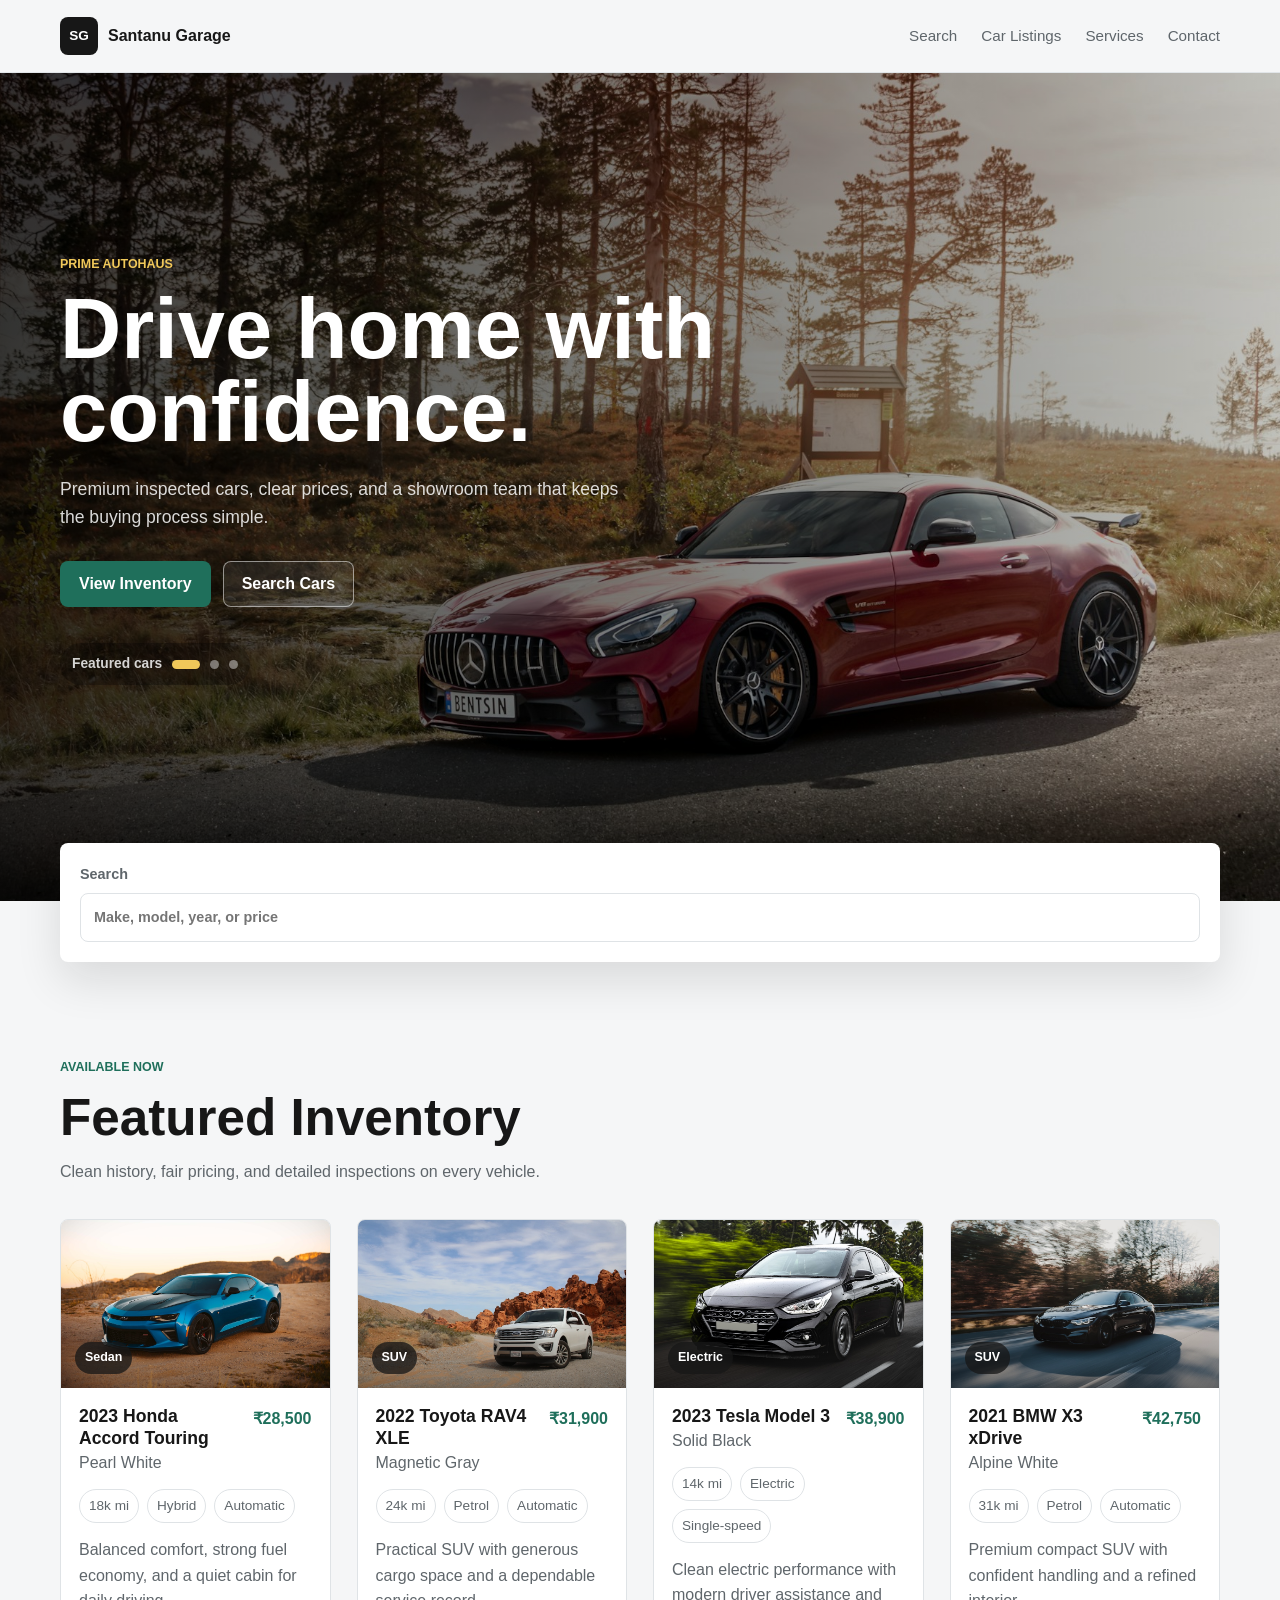
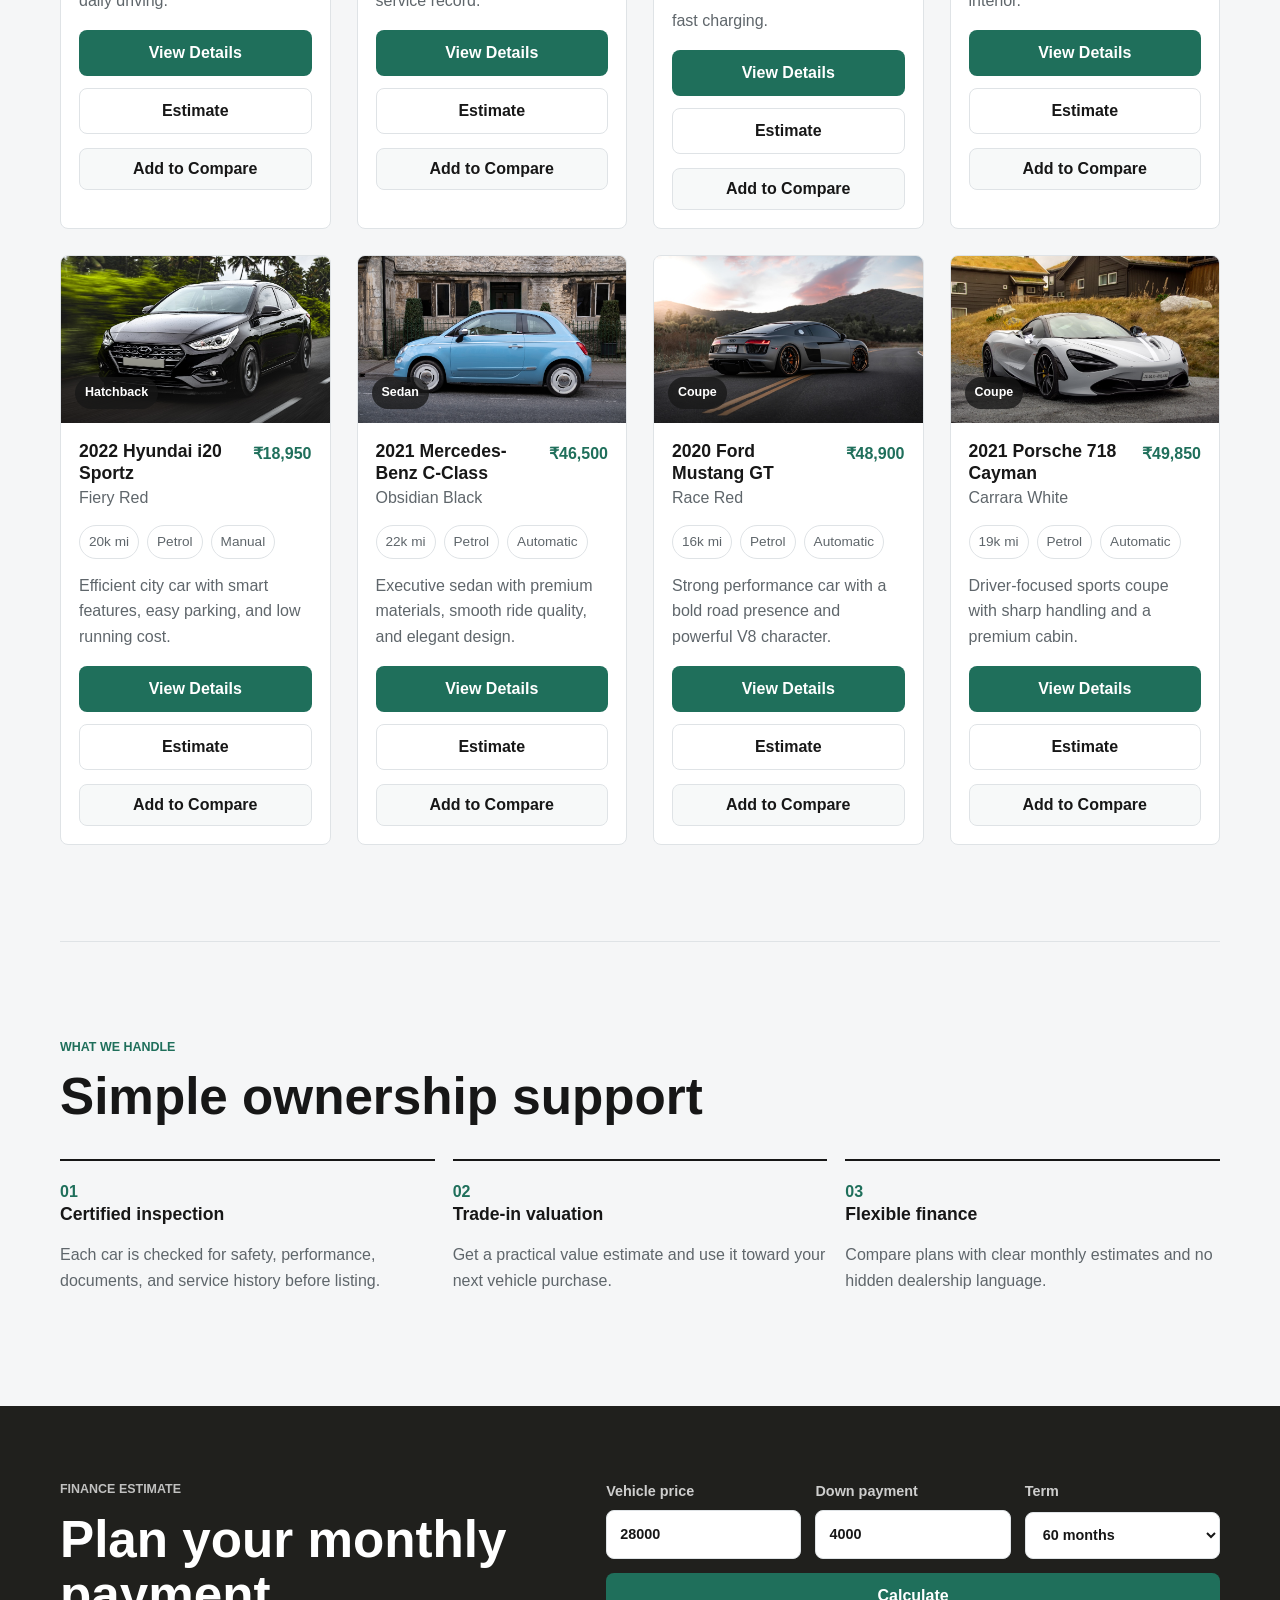
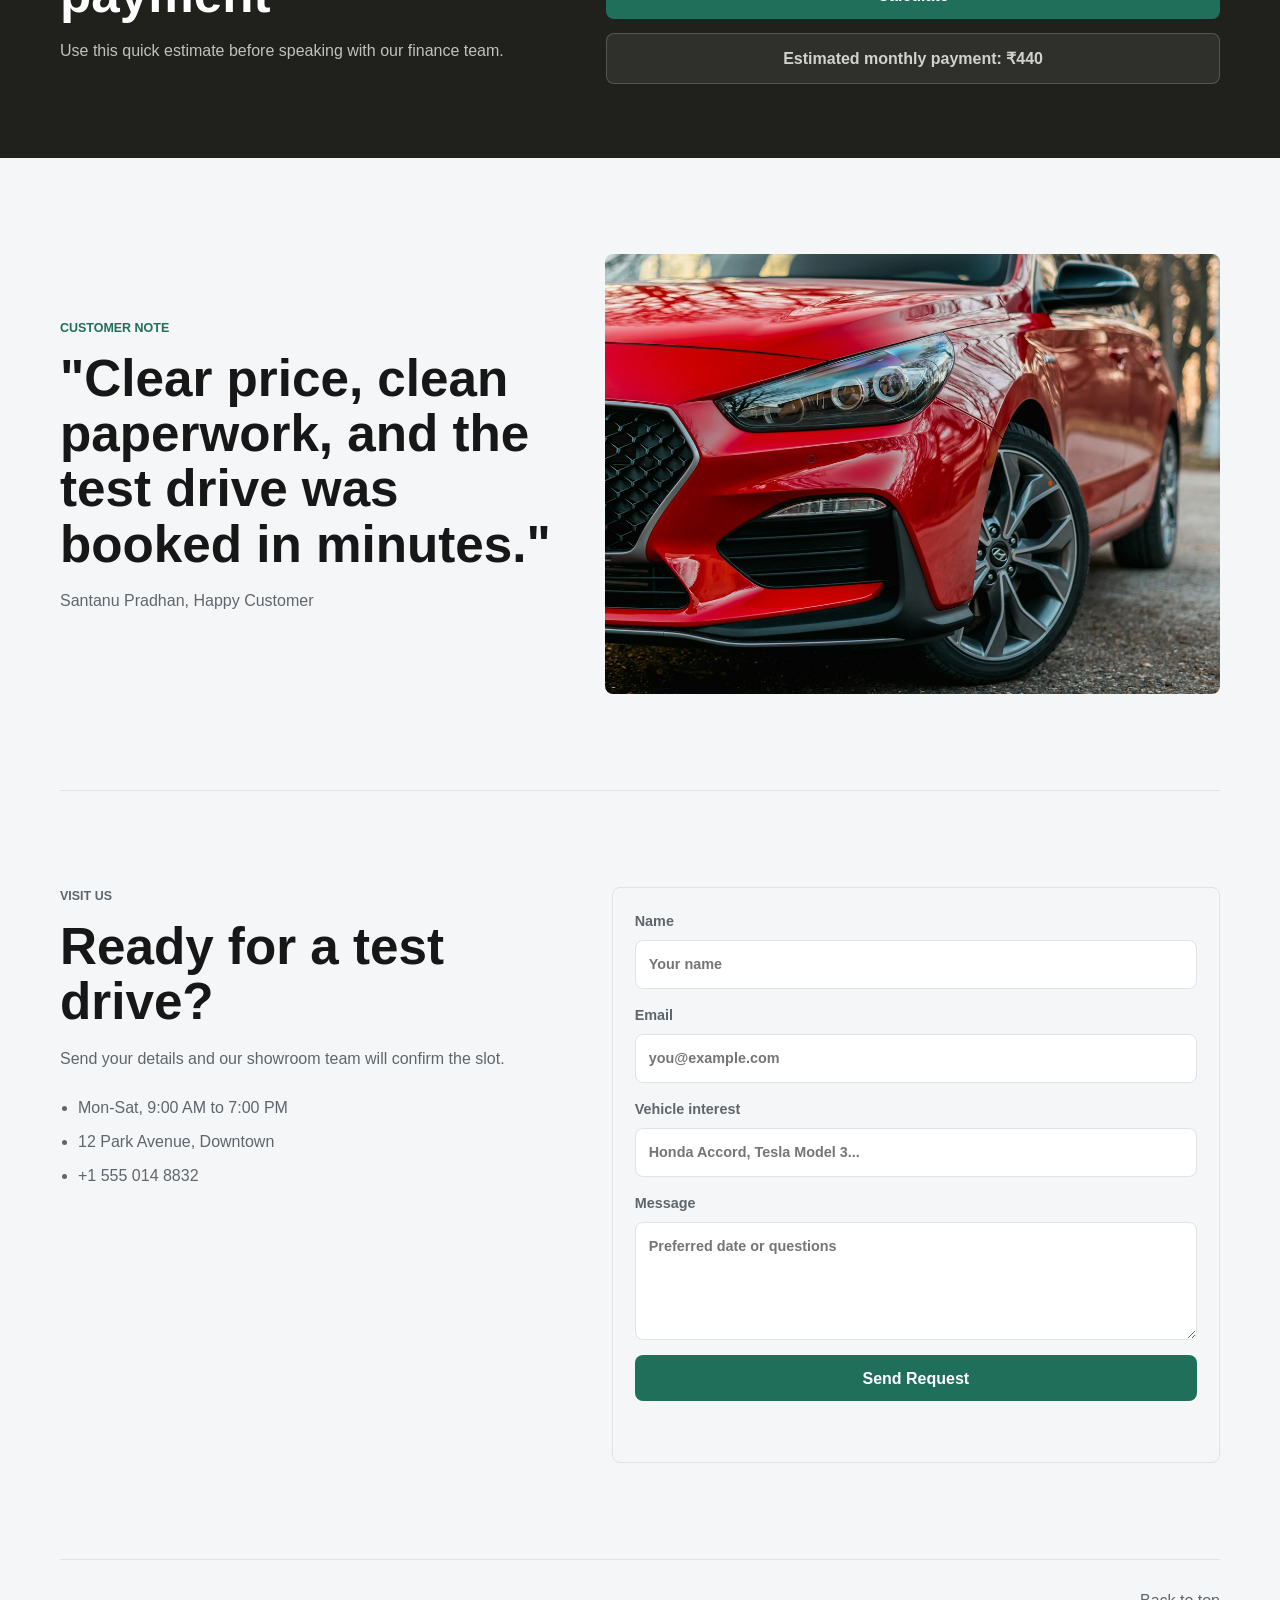
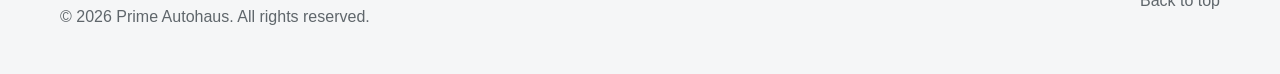
<file: index.html>
<!DOCTYPE html>
<html lang="en">
<head>
  <meta charset="UTF-8">
  <meta name="viewport" content="width=device-width, initial-scale=1.0">
  <title>Prime Autohaus | Car Dealership</title>
  <link rel="stylesheet" href="css/01-base.css">
  <link rel="stylesheet" href="css/02-layout.css">
  <link rel="stylesheet" href="css/03-header.css">
  <link rel="stylesheet" href="css/04-buttons.css">
  <link rel="stylesheet" href="css/05-hero.css">
  <link rel="stylesheet" href="css/06-search.css">
  <link rel="stylesheet" href="css/07-inventory.css">
  <link rel="stylesheet" href="css/08-sections.css">
  <link rel="stylesheet" href="css/09-forms.css">
  <link rel="stylesheet" href="css/10-details.css">
  <link rel="stylesheet" href="css/11-compare.css">
  <link rel="stylesheet" href="css/12-responsive.css">
</head>
<body>
  <header class="site-header">
    <nav class="nav" aria-label="Main navigation">
      <a class="brand" href="#home" aria-label="Santanu Garage home">
        <span class="brand-mark">SG</span>
        <span>Santanu Garage </span>
      </a>
      <button class="nav-toggle" type="button" aria-expanded="false" aria-controls="navLinks">
        <span></span>
        <span></span>
        <span></span>
      </button>
      <div class="nav-links" id="navLinks">
        <a href="#search">Search</a>
        <a href="#inventory">Car Listings</a>
        <a href="#services">Services</a>
        <a href="#contact">Contact</a>
      </div>
    </nav>
  </header>

  <main>
    <section class="hero" id="home">
      <div class="hero-media" aria-hidden="true">
        <img id="heroImage" src="assets/images/hero-luxury-car.jpg" alt="">
      </div>
      <div class="hero-content">
        <div class="hero-banner">
          <p class="eyebrow">Prime Autohaus</p>
          <h1>Drive home with confidence.</h1>
          <p class="hero-tagline">Premium inspected cars, clear prices, and a showroom team that keeps the buying process simple.</p>
        </div>
        <div class="hero-actions">
          <a class="button primary" href="#inventory">View Inventory</a>
          <a class="button secondary" href="#search">Search Cars</a>
        </div>
        <div class="carousel-status" aria-label="Featured car carousel">
          <span class="carousel-label">Featured cars</span>
          <span class="carousel-dot active" data-slide-dot="0"></span>
          <span class="carousel-dot" data-slide-dot="1"></span>
          <span class="carousel-dot" data-slide-dot="2"></span>
        </div>
      </div>
    </section>

    <section class="quick-search" id="search" aria-label="Quick vehicle search">
      <div class="search-panel" style="grid-template-columns: 1fr;">
        <label>
          <span>Search</span>
          <input id="searchInput" type="search" placeholder="Make, model, year, or price">
        </label>
      </div>
    </section>



    <section class="section" id="inventory">
      <div class="section-heading">
        <p class="eyebrow">Available now</p>
        <h2>Featured Inventory</h2>
        <p>Clean history, fair pricing, and detailed inspections on every vehicle.</p>
      </div>
      <div class="inventory-grid" id="inventoryGrid" aria-live="polite"></div>
      <p class="empty-state" id="emptyState" hidden>No vehicles match your filters. Try adjusting the search.</p>
    </section>

    <section class="section services" id="services">
      <div class="section-heading">
        <p class="eyebrow">What we handle</p>
        <h2>Simple ownership support</h2>
      </div>
      <div class="service-grid">
        <article class="service-item">
          <span>01</span>
          <h3>Certified inspection</h3>
          <p>Each car is checked for safety, performance, documents, and service history before listing.</p>
        </article>
        <article class="service-item">
          <span>02</span>
          <h3>Trade-in valuation</h3>
          <p>Get a practical value estimate and use it toward your next vehicle purchase.</p>
        </article>
        <article class="service-item">
          <span>03</span>
          <h3>Flexible finance</h3>
          <p>Compare plans with clear monthly estimates and no hidden dealership language.</p>
        </article>
      </div>
    </section>

    <section class="finance-band" id="finance">
      <div>
        <p class="eyebrow">Finance estimate</p>
        <h2>Plan your monthly payment</h2>
        <p>Use this quick estimate before speaking with our finance team.</p>
      </div>
      <form class="finance-form" id="financeForm">
        <label>
          <span>Vehicle price</span>
          <input id="loanAmount" type="number" min="1000" value="28000">
        </label>
        <label>
          <span>Down payment</span>
          <input id="downPayment" type="number" min="0" value="4000">
        </label>
        <label>
          <span>Term</span>
          <select id="loanTerm">
            <option value="36">36 months</option>
            <option value="48">48 months</option>
            <option value="60" selected>60 months</option>
          </select>
        </label>
        <button class="button primary" type="submit">Calculate</button>
        <output id="paymentResult">Estimated monthly payment: ₹440</output>
      </form>
    </section>

    <section class="section testimonials">
      <div class="testimonial-copy">
        <p class="eyebrow">Customer note</p>
        <h2>"Clear price, clean paperwork, and the test drive was booked in minutes."</h2>
        <p>Santanu Pradhan, Happy Customer</p>
      </div>
      <img src="assets/images/showroom-car.jpg" alt="Silver sports car parked on a road">
    </section>

    <section class="contact-section" id="contact">
      <div class="contact-copy">
        <p class="eyebrow">Visit us</p>
        <h2>Ready for a test drive?</h2>
        <p>Send your details and our showroom team will confirm the slot.</p>
        <ul>
          <li>Mon-Sat, 9:00 AM to 7:00 PM</li>
          <li>12 Park Avenue, Downtown</li>
          <li>+1 555 014 8832</li>
        </ul>
      </div>
      <form class="contact-form" id="contactForm">
        <label>
          <span>Name</span>
          <input type="text" name="name" placeholder="Your name" required>
        </label>
        <label>
          <span>Email</span>
          <input type="email" name="email" placeholder="you@example.com" required>
        </label>
        <label>
          <span>Vehicle interest</span>
          <input type="text" name="vehicle" placeholder="Honda Accord, Tesla Model 3...">
        </label>
        <label>
          <span>Message</span>
          <textarea name="message" rows="4" placeholder="Preferred date or questions"></textarea>
        </label>
        <button class="button primary" type="submit">Send Request</button>
        <p class="form-note" id="formNote" role="status"></p>
      </form>
    </section>
  </main>



  <div class="modal success-modal" id="successModal" aria-hidden="true">
    <div class="modal-backdrop" data-close-success></div>
    <section class="success-panel" role="dialog" aria-modal="true" aria-labelledby="successTitle">
      <button class="modal-close" type="button" aria-label="Close success message" data-close-success>&times;</button>
      <div class="success-content">
        <div class="success-icon">✓</div>
        <h2 id="successTitle">Message Sent Successfully!</h2>
        <p>Thank you for your interest. Our showroom team will contact you shortly.</p>
      </div>
    </section>
  </div>

  <div class="modal compare-modal" id="compareModal" aria-hidden="true">
    <div class="modal-backdrop" data-close-compare></div>
    <section class="compare-panel" role="dialog" aria-modal="true" aria-labelledby="compareTitle">
      <button class="modal-close" type="button" aria-label="Close comparison" data-close-compare>&times;</button>
      <div class="compare-header">
        <p class="eyebrow">Car comparison</p>
        <h2 id="compareTitle">Compare selected cars</h2>
        <p>Review important details side by side before opening the full car page.</p>
      </div>
      <div class="compare-table-wrap" id="compareTableWrap"></div>
    </section>
  </div>

  <footer class="footer">
    <p>&copy; 2026 Prime Autohaus. All rights reserved.</p>
    <a href="#home">Back to top</a>
  </footer>

  <script src="js/01-vehicles-data.js"></script>
  <script src="js/02-dom-elements.js"></script>
  <script src="js/03-inventory.js"></script>
  <script src="js/04-finance.js"></script>
  <script src="js/05-navigation.js"></script>
  <script src="js/06-contact.js"></script>
  <script src="js/07-hero-slider.js"></script>
  <script src="js/08-main.js"></script>
</body>
</html>
</file>
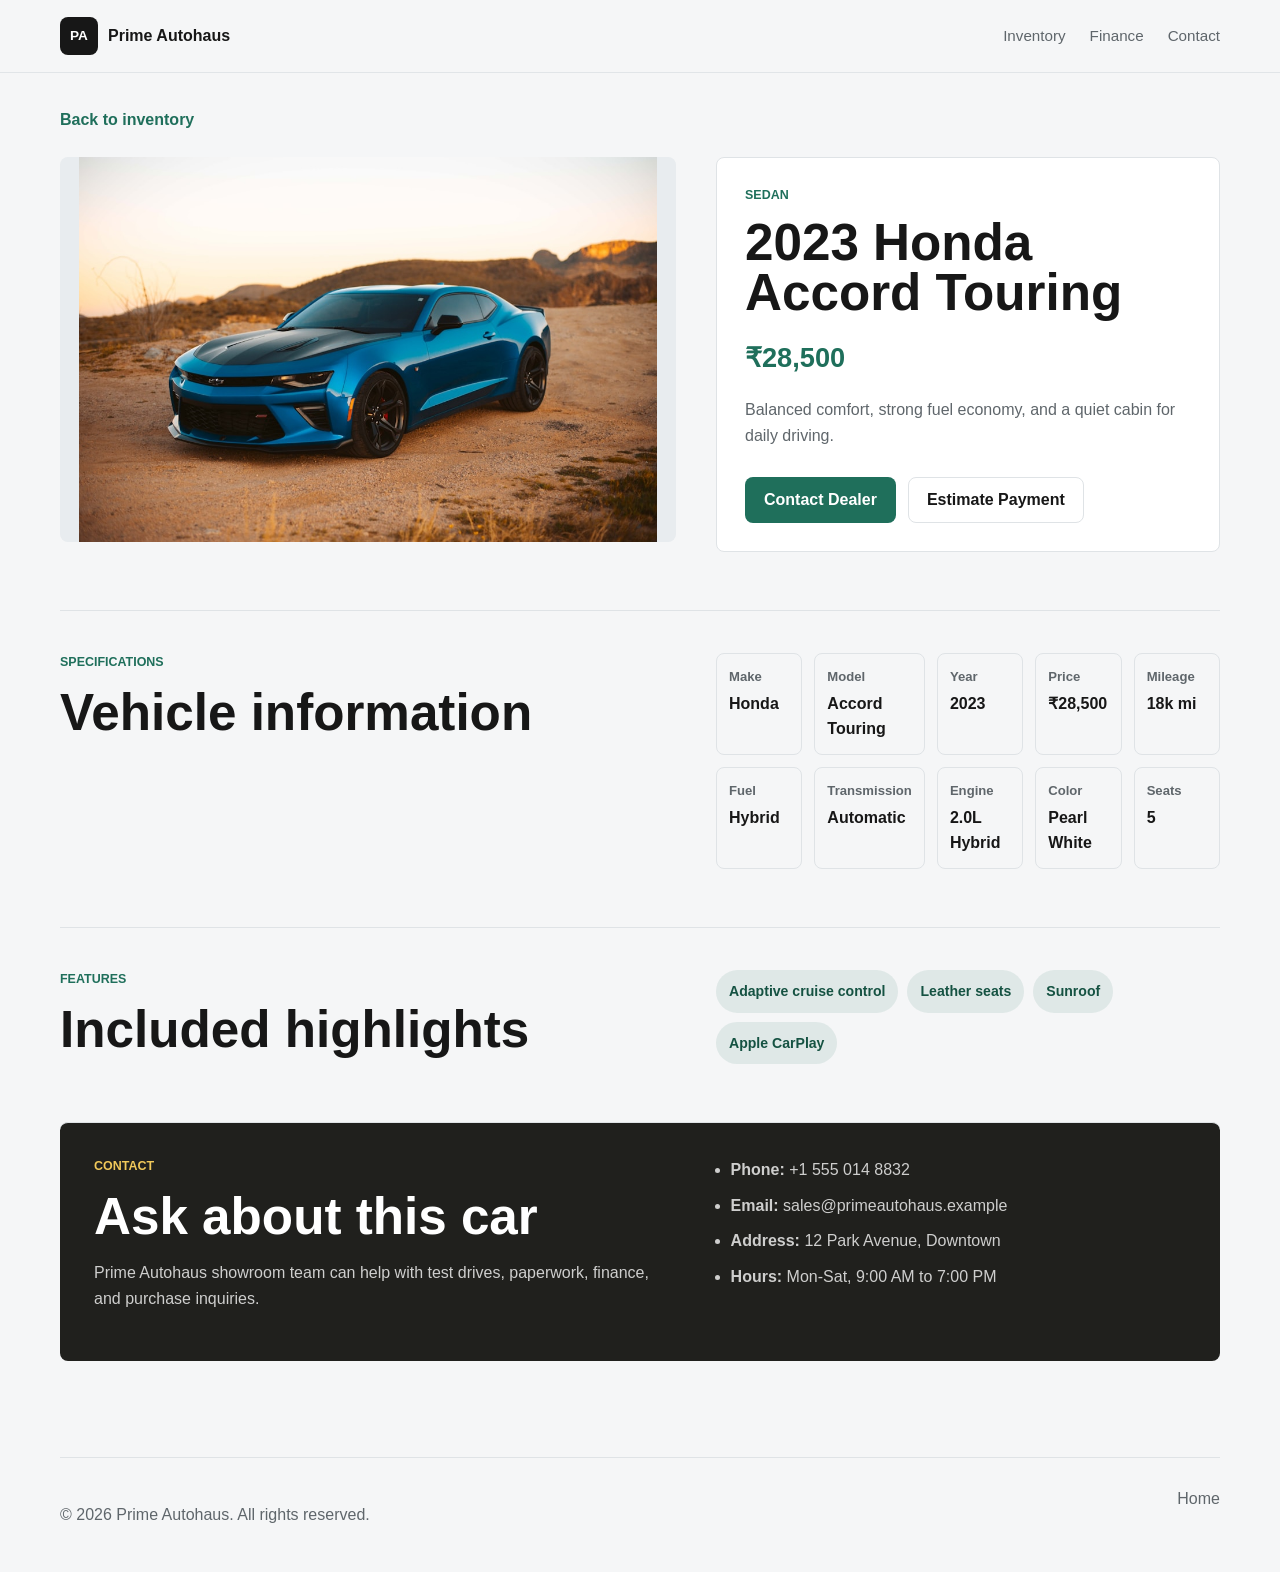
<file: details.html>
<!DOCTYPE html>
<html lang="en">
<head>
  <meta charset="UTF-8">
  <meta name="viewport" content="width=device-width, initial-scale=1.0">
  <title>Car Details | Prime Autohaus</title>
  <link rel="stylesheet" href="css/01-base.css">
  <link rel="stylesheet" href="css/02-layout.css">
  <link rel="stylesheet" href="css/03-header.css">
  <link rel="stylesheet" href="css/04-buttons.css">
  <link rel="stylesheet" href="css/05-hero.css">
  <link rel="stylesheet" href="css/06-search.css">
  <link rel="stylesheet" href="css/07-inventory.css">
  <link rel="stylesheet" href="css/08-sections.css">
  <link rel="stylesheet" href="css/09-forms.css">
  <link rel="stylesheet" href="css/10-details.css">
  <link rel="stylesheet" href="css/11-compare.css">
  <link rel="stylesheet" href="css/12-responsive.css">
</head>
<body>
  <header class="site-header">
    <nav class="nav" aria-label="Main navigation">
      <a class="brand" href="index.html" aria-label="Prime Autohaus home">
        <span class="brand-mark">PA</span>
        <span>Prime Autohaus</span>
      </a>
      <div class="nav-links static">
        <a href="index.html#inventory">Inventory</a>
        <a href="index.html#finance">Finance</a>
        <a href="index.html#contact">Contact</a>
      </div>
    </nav>
  </header>

  <main class="details-page">
    <a class="back-link" href="index.html#inventory">Back to inventory</a>

    <section class="details-hero" id="detailsRoot">
      <div class="details-gallery">
        <img class="details-main-image" id="detailsMainImage" src="assets/images/vehicle-sedan.jpg" alt="">

      </div>

      <div class="details-summary">
        <p class="eyebrow" id="detailsType">Vehicle</p>
        <h1 id="detailsTitle">Car Details</h1>
        <p class="details-price" id="detailsPrice">₹0</p>
        <p id="detailsDescription"></p>
        <div class="details-actions">
          <a class="button primary" href="index.html#contact">Contact Dealer</a>
          <a class="button secondary dark" href="index.html#finance">Estimate Payment</a>
        </div>
      </div>
    </section>

    <section class="details-section">
      <div>
        <p class="eyebrow">Specifications</p>
        <h2>Vehicle information</h2>
      </div>
      <dl class="detail-grid wide" id="detailsSpecs"></dl>
    </section>

    <section class="details-section">
      <div>
        <p class="eyebrow">Features</p>
        <h2>Included highlights</h2>
      </div>
      <div class="feature-list large" id="detailsFeatures"></div>
    </section>

    <section class="details-contact">
      <div>
        <p class="eyebrow">Contact</p>
        <h2>Ask about this car</h2>
        <p>Prime Autohaus showroom team can help with test drives, paperwork, finance, and purchase inquiries.</p>
      </div>
      <ul>
        <li><strong>Phone:</strong> +1 555 014 8832</li>
        <li><strong>Email:</strong> sales@primeautohaus.example</li>
        <li><strong>Address:</strong> 12 Park Avenue, Downtown</li>
        <li><strong>Hours:</strong> Mon-Sat, 9:00 AM to 7:00 PM</li>
      </ul>
    </section>
  </main>

  <footer class="footer">
    <p>&copy; 2026 Prime Autohaus. All rights reserved.</p>
    <a href="index.html">Home</a>
  </footer>

  <script src="js/01-vehicles-data.js"></script>
  <script src="js/09-details-page.js"></script>
</body>
</html>
</file>
<file: css/01-base.css>
:root {
  --bg: #f5f6f7;
  --surface: #ffffff;
  --ink: #171717;
  --muted: #5f666b;
  --line: #dfe3e6;
  --accent: #1f6f5b;
  --accent-dark: #155242;
  --warm: #f0c85a;
  --shadow: 0 18px 45px rgba(20, 20, 18, 0.12);
}

* {
  box-sizing: border-box;
}

html {
  scroll-behavior: smooth;
}

body {
  margin: 0;
  color: var(--ink);
  background: var(--bg);
  font-family: Arial, Helvetica, sans-serif;
  line-height: 1.6;
}

body.modal-open {
  overflow: hidden;
}

img {
  display: block;
  max-width: 100%;
}

a {
  color: inherit;
  text-decoration: none;
}

button,
input,
select,
textarea {
  font: inherit;
}

h1,
h2,
h3,
p {
  overflow-wrap: anywhere;
}

h1 {
  max-width: 760px;
  margin: 0;
  font-size: clamp(2.5rem, 7vw, 5.3rem);
  line-height: 0.98;
  letter-spacing: 0;
}

h2 {
  margin: 0;
  font-size: clamp(2rem, 4vw, 3.2rem);
  line-height: 1.08;
  letter-spacing: 0;
}

h3 {
  margin: 0;
  font-size: 1.1rem;
  line-height: 1.25;
}

label {
  display: grid;
  gap: 7px;
  color: var(--muted);
  font-size: 0.9rem;
  font-weight: 700;
}

input,
select,
textarea {
  width: 100%;
  border: 1px solid var(--line);
  border-radius: 8px;
  background: #fff;
  color: var(--ink);
  padding: 12px 13px;
  outline: none;
}

textarea {
  resize: vertical;
}

input:focus,
select:focus,
textarea:focus {
  border-color: var(--accent);
  box-shadow: 0 0 0 3px rgba(31, 111, 91, 0.12);
}
</file>
<file: css/02-layout.css>
.site-header {
  position: sticky;
  top: 0;
  z-index: 20;
  border-bottom: 1px solid rgba(223, 227, 230, 0.86);
  background: rgba(245, 246, 247, 0.94);
  backdrop-filter: blur(14px);
}

.nav {
  width: min(1160px, calc(100% - 32px));
  min-height: 72px;
  margin: 0 auto;
  display: flex;
  align-items: center;
  justify-content: space-between;
  gap: 24px;
}

.nav-links {
  display: flex;
  align-items: center;
  gap: 24px;
  color: var(--muted);
  font-size: 0.95rem;
}

.hero {
  position: relative;
  min-height: calc(100vh - 72px);
  display: grid;
  align-items: center;
  overflow: hidden;
  color: #fff;
}

.hero::after {
  content: "";
  position: absolute;
  inset: 0;
  background: linear-gradient(90deg, rgba(0, 0, 0, 0.78), rgba(0, 0, 0, 0.24));
}

.hero-media {
  position: absolute;
  inset: 0;
}

.hero-media img {
  width: 100%;
  height: 100%;
  object-fit: cover;
  object-position: center 58%;
  transform: scale(1.02);
  transition: opacity 0.35s ease, transform 0.7s ease;
}

.hero-media img.is-changing {
  opacity: 0;
  transform: scale(1.08);
}

.hero-content {
  position: relative;
  z-index: 1;
  width: min(1160px, calc(100% - 32px));
  margin: 0 auto;
  padding: 96px 0 130px;
}

.quick-search {
  width: min(1160px, calc(100% - 32px));
  margin: -58px auto 0;
  position: relative;
  z-index: 5;
}

.section {
  width: min(1160px, calc(100% - 32px));
  margin: 0 auto;
  padding: 96px 0;
}

.section-heading {
  max-width: 680px;
  margin-bottom: 34px;
}

.inventory-grid {
  display: grid;
  grid-template-columns: repeat(4, minmax(0, 1fr));
  gap: 26px;
}

.service-grid {
  display: grid;
  grid-template-columns: repeat(3, minmax(0, 1fr));
  gap: 18px;
}

.finance-band {
  display: grid;
  grid-template-columns: 0.9fr 1.1fr;
  gap: 44px;
  align-items: start;
  padding: 74px max(16px, calc((100vw - 1160px) / 2));
  color: #fff;
  background: #20201d;
}

.testimonials {
  display: grid;
  grid-template-columns: 0.9fr 1.1fr;
  gap: 42px;
  align-items: center;
}

.contact-section {
  display: grid;
  grid-template-columns: 0.9fr 1.1fr;
  gap: 54px;
  width: min(1160px, calc(100% - 32px));
  margin: 0 auto;
  padding: 96px 0;
  border-top: 1px solid var(--line);
}

.footer {
  display: flex;
  justify-content: space-between;
  gap: 18px;
  width: min(1160px, calc(100% - 32px));
  margin: 0 auto;
  padding: 28px 0;
  border-top: 1px solid var(--line);
  color: var(--muted);
}

.details-page {
  width: min(1160px, calc(100% - 32px));
  margin: 0 auto;
  padding: 34px 0 96px;
}

.details-hero,
.details-section,
.details-contact {
  display: grid;
  grid-template-columns: 1.1fr 0.9fr;
  gap: 40px;
  align-items: start;
}

.details-section,
.details-contact {
  margin-top: 58px;
  padding-top: 42px;
  border-top: 1px solid var(--line);
}
</file>
<file: css/03-header.css>
.brand {
  display: inline-flex;
  align-items: center;
  gap: 10px;
  font-weight: 700;
}

.brand-mark {
  width: 38px;
  height: 38px;
  border-radius: 8px;
  display: grid;
  place-items: center;
  color: #fff;
  background: var(--ink);
  font-size: 0.85rem;
  letter-spacing: 0;
}

.nav-links a:hover,
.nav-links a:focus {
  color: var(--ink);
}

.nav-links.static {
  display: flex;
}

.nav-toggle {
  display: none;
  width: 42px;
  height: 42px;
  border: 1px solid var(--line);
  border-radius: 8px;
  background: var(--surface);
  cursor: pointer;
}

.nav-toggle span {
  display: block;
  width: 18px;
  height: 2px;
  margin: 4px auto;
  background: var(--ink);
}
</file>
<file: css/04-buttons.css>
.button {
  min-height: 46px;
  border: 1px solid transparent;
  border-radius: 8px;
  display: inline-flex;
  align-items: center;
  justify-content: center;
  padding: 0 18px;
  cursor: pointer;
  font-weight: 700;
  transition: transform 0.2s ease, background 0.2s ease;
}

.button:hover {
  transform: translateY(-1px);
}

.button.primary {
  color: #fff;
  background: var(--accent);
}

.button.primary:hover {
  background: var(--accent-dark);
}

.button.secondary {
  color: #fff;
  border-color: rgba(255, 255, 255, 0.5);
  background: rgba(255, 255, 255, 0.08);
}

.button.dark {
  color: var(--ink);
  border-color: var(--line);
  background: var(--surface);
}
</file>
<file: css/05-hero.css>
.eyebrow {
  margin: 0 0 12px;
  color: var(--accent);
  font-size: 0.78rem;
  font-weight: 700;
  text-transform: uppercase;
  letter-spacing: 0;
}

.hero .eyebrow {
  color: var(--warm);
}

.hero-banner {
  max-width: 820px;
}

.hero-tagline {
  max-width: 560px;
  margin: 22px 0 0;
  color: rgba(255, 255, 255, 0.84);
  font-size: 1.1rem;
}

.hero-actions,
.card-actions {
  display: flex;
  flex-wrap: wrap;
  gap: 12px;
  margin-top: 30px;
}

.carousel-status {
  display: inline-flex;
  align-items: center;
  gap: 10px;
  margin-top: 36px;
  border-radius: 999px;
  padding: 10px 12px;
  color: rgba(255, 255, 255, 0.82);
  background: rgba(0, 0, 0, 0.28);
}

.carousel-label {
  font-size: 0.86rem;
  font-weight: 800;
}

.carousel-dot {
  width: 9px;
  height: 9px;
  border-radius: 999px;
  background: rgba(255, 255, 255, 0.42);
  transition: width 0.2s ease, background 0.2s ease;
}

.carousel-dot.active {
  width: 28px;
  background: var(--warm);
}
</file>
<file: css/06-search.css>
.search-panel {
  display: grid;
  grid-template-columns: 1.3fr repeat(5, 1fr);
  gap: 16px;
  padding: 20px;
  border-radius: 8px;
  background: var(--surface);
  box-shadow: var(--shadow);
}
</file>
<file: css/07-inventory.css>
.section-heading p:not(.eyebrow) {
  margin: 14px 0 0;
  color: var(--muted);
}

.vehicle-card {
  min-height: 100%;
  border: 1px solid var(--line);
  border-radius: 8px;
  overflow: hidden;
  background: var(--surface);
  cursor: pointer;
  transition: transform 0.2s ease, box-shadow 0.2s ease, border-color 0.2s ease;
}

.vehicle-card:hover,
.vehicle-card:focus {
  border-color: rgba(31, 111, 91, 0.45);
  box-shadow: 0 18px 36px rgba(20, 20, 18, 0.1);
  outline: none;
  transform: translateY(-3px);
}

.vehicle-image-wrap {
  position: relative;
  overflow: hidden;
  background: #e8ecef;
}

.vehicle-image-wrap::after {
  content: "";
  position: absolute;
  inset: auto 0 0;
  height: 42%;
  background: linear-gradient(180deg, rgba(0, 0, 0, 0), rgba(0, 0, 0, 0.38));
  pointer-events: none;
}

.vehicle-image-wrap img {
  width: 100%;
  aspect-ratio: 16 / 10;
  object-fit: cover;
  transform: scale(1.01);
  transition: transform 0.35s ease;
}

.vehicle-card:hover .vehicle-image-wrap img,
.vehicle-card:focus .vehicle-image-wrap img {
  transform: scale(1.06);
}

.vehicle-badge {
  position: absolute;
  left: 14px;
  bottom: 14px;
  z-index: 1;
  border-radius: 999px;
  padding: 6px 10px;
  color: #fff;
  background: rgba(23, 23, 23, 0.76);
  font-size: 0.78rem;
  font-weight: 800;
}

.vehicle-body {
  display: grid;
  gap: 14px;
  padding: 18px;
}

.vehicle-top {
  display: flex;
  justify-content: space-between;
  gap: 14px;
  align-items: start;
}

.price {
  color: var(--accent);
  font-weight: 800;
  white-space: nowrap;
}

.vehicle-meta {
  display: flex;
  flex-wrap: wrap;
  gap: 8px;
  margin: 0;
  padding: 0;
  list-style: none;
}

.vehicle-meta li {
  border: 1px solid var(--line);
  border-radius: 999px;
  padding: 5px 9px;
  color: var(--muted);
  font-size: 0.85rem;
}

.vehicle-card p {
  color: var(--muted);
  margin: 0;
}

.vehicle-body > p {
  min-height: 52px;
}

.card-actions {
  margin-top: 2px;
}

.card-actions .button {
  flex: 1;
  min-width: 130px;
}

.card-actions .secondary {
  color: var(--ink);
  border-color: var(--line);
  background: var(--surface);
}

.compare-toggle {
  width: 100%;
  min-height: 42px;
  border: 1px solid var(--line);
  border-radius: 8px;
  color: var(--ink);
  background: #f7f9f9;
  cursor: pointer;
  font-weight: 800;
}

.compare-toggle.selected {
  color: #fff;
  border-color: var(--accent);
  background: var(--accent);
}

.empty-state {
  color: var(--muted);
  border: 1px dashed var(--line);
  border-radius: 8px;
  padding: 24px;
  background: var(--surface);
}
</file>
<file: css/08-sections.css>
.services,
.about-section {
  border-top: 1px solid var(--line);
}

.about-grid {
  display: grid;
  grid-template-columns: repeat(3, 1fr);
  gap: 18px;
}

.about-grid article {
  border: 1px solid var(--line);
  border-radius: 8px;
  padding: 22px;
  background: var(--surface);
}

.about-grid strong {
  display: block;
  color: var(--accent);
  font-size: 2.2rem;
  line-height: 1;
}

.about-grid span {
  display: block;
  margin-top: 10px;
  color: var(--muted);
  font-weight: 700;
}

.service-item {
  border-top: 2px solid var(--ink);
  padding-top: 18px;
}

.service-item span {
  color: var(--accent);
  font-weight: 800;
}

.service-item p {
  color: var(--muted);
}

.testimonial-copy p:last-child {
  color: var(--muted);
}

.testimonials img {
  width: 100%;
  max-height: 440px;
  border-radius: 8px;
  object-fit: cover;
}
</file>
<file: css/09-forms.css>
.finance-band p {
  color: rgba(255, 255, 255, 0.72);
}

.finance-form {
  display: grid;
  grid-template-columns: repeat(3, 1fr);
  gap: 14px;
}

.finance-form label,
.finance-form output {
  color: rgba(255, 255, 255, 0.78);
}

.finance-form button,
.finance-form output {
  grid-column: span 3;
}

.finance-form output {
  min-height: 46px;
  border: 1px solid rgba(255, 255, 255, 0.18);
  border-radius: 8px;
  display: grid;
  place-items: center;
  padding: 12px;
  background: rgba(255, 255, 255, 0.07);
  font-weight: 700;
}

.contact-copy p,
.contact-copy li,
.form-note {
  color: var(--muted);
}

.contact-copy ul {
  display: grid;
  gap: 8px;
  margin: 24px 0 0;
  padding-left: 18px;
}

.contact-form {
  display: grid;
  gap: 15px;
  border: 1px solid var(--line);
  border-radius: 8px;
  padding: 22px;
}

/* Success Modal */
.success-modal {
  display: none;
  position: fixed;
  top: 0;
  left: 0;
  width: 100%;
  height: 100%;
  z-index: 1000;
}

.success-modal[aria-hidden="false"] {
  display: flex;
  align-items: center;
  justify-content: center;
}

.success-panel {
  background: white;
  border-radius: 12px;
  padding: 40px;
  max-width: 400px;
  width: 90%;
  box-shadow: 0 10px 40px rgba(0, 0, 0, 0.3);
  text-align: center;
  position: relative;
}

.success-panel .modal-close {
  position: absolute;
  top: 12px;
  right: 12px;
  background: transparent;
  border: none;
  font-size: 28px;
  cursor: pointer;
  color: #999;
  padding: 0;
  width: 32px;
  height: 32px;
  display: flex;
  align-items: center;
  justify-content: center;
}

.success-panel .modal-close:hover {
  color: #333;
}

.success-content {
  display: grid;
  gap: 16px;
}

.success-icon {
  font-size: 48px;
  color: #4caf50;
  font-weight: bold;
  margin: 0 auto;
}

.success-panel h2 {
  color: #333;
  margin: 0;
  font-size: 24px;
}

.success-panel p {
  color: #666;
  margin: 0;
  font-size: 14px;
  line-height: 1.5;
  background: var(--surface);
}

.form-note {
  margin: 0;
  min-height: 24px;
}
</file>
<file: css/10-details.css>
.back-link {
  display: inline-flex;
  margin-bottom: 24px;
  color: var(--accent);
  font-weight: 800;
}

.details-gallery {
  display: grid;
  gap: 14px;
}

.details-main-image {
  width: 100%;
  aspect-ratio: 16 / 10;
  border-radius: 8px;
  object-fit: contain;
  background: #e8ecef;
}

.details-thumbs {
  display: grid;
  grid-template-columns: repeat(3, 1fr);
  gap: 12px;
}

.thumb-button {
  border: 2px solid transparent;
  border-radius: 8px;
  padding: 0;
  overflow: hidden;
  background: #e8ecef;
  cursor: pointer;
}

.thumb-button.active {
  border-color: var(--accent);
}

.thumb-button img {
  width: 100%;
  aspect-ratio: 4 / 3;
  object-fit: cover;
}

.details-summary {
  border: 1px solid var(--line);
  border-radius: 8px;
  padding: 28px;
  background: var(--surface);
}

.details-summary h1 {
  font-size: clamp(2.1rem, 4vw, 3.8rem);
}

.details-price {
  margin: 18px 0;
  color: var(--accent);
  font-size: 1.7rem;
  font-weight: 800;
}

.details-summary p:not(.eyebrow):not(.details-price),
.details-contact p,
.details-contact li {
  color: var(--muted);
}

.details-actions {
  display: flex;
  flex-wrap: wrap;
  gap: 12px;
  margin-top: 28px;
}

.detail-grid {
  display: grid;
  grid-template-columns: repeat(2, 1fr);
  gap: 12px;
  margin: 24px 0;
}

.detail-grid.wide {
  grid-template-columns: repeat(5, 1fr);
  margin: 0;
}

.detail-grid div {
  border: 1px solid var(--line);
  border-radius: 8px;
  padding: 12px;
}

.detail-grid dt {
  color: var(--muted);
  font-size: 0.82rem;
  font-weight: 700;
}

.detail-grid dd {
  margin: 4px 0 0;
  font-weight: 800;
}

.feature-list {
  display: flex;
  flex-wrap: wrap;
  gap: 9px;
}

.feature-list span {
  border-radius: 999px;
  padding: 8px 11px;
  color: var(--accent-dark);
  background: rgba(31, 111, 91, 0.1);
  font-size: 0.88rem;
  font-weight: 700;
}

.feature-list.large span {
  padding: 10px 13px;
}

.details-contact {
  border-radius: 8px;
  padding: 34px;
  color: #fff;
  background: #20201d;
}

.details-contact .eyebrow {
  color: var(--warm);
}

.details-contact p,
.details-contact li {
  color: rgba(255, 255, 255, 0.78);
}

.details-contact ul {
  display: grid;
  gap: 10px;
  margin: 0;
  padding-left: 18px;
}
</file>
<file: css/11-compare.css>
.modal {
  position: fixed;
  inset: 0;
  z-index: 50;
  display: none;
  padding: 24px;
}

.modal.open {
  display: grid;
  place-items: center;
}

.modal-backdrop {
  position: absolute;
  inset: 0;
  background: rgba(0, 0, 0, 0.62);
}

.modal-close {
  position: absolute;
  top: 14px;
  right: 14px;
  z-index: 2;
  width: 40px;
  height: 40px;
  border: 0;
  border-radius: 8px;
  color: var(--ink);
  background: rgba(255, 255, 255, 0.92);
  cursor: pointer;
  font-size: 1.6rem;
  line-height: 1;
}

.compare-bar {
  position: fixed;
  left: 50%;
  bottom: 20px;
  z-index: 45;
  width: min(720px, calc(100% - 32px));
  display: flex;
  align-items: center;
  justify-content: space-between;
  gap: 16px;
  border: 1px solid rgba(255, 255, 255, 0.2);
  border-radius: 8px;
  padding: 14px;
  color: #fff;
  background: rgba(23, 23, 23, 0.94);
  box-shadow: 0 18px 44px rgba(0, 0, 0, 0.24);
  transform: translateX(-50%);
}

.compare-bar p {
  margin: 0;
}

.compare-actions {
  display: flex;
  gap: 10px;
}

.compare-actions .button {
  min-height: 40px;
}

.compare-actions .button:disabled {
  cursor: not-allowed;
  opacity: 0.55;
}

.compare-modal {
  padding: 24px;
}

.compare-panel {
  position: relative;
  z-index: 1;
  width: min(1120px, 100%);
  max-height: calc(100vh - 48px);
  overflow: auto;
  border-radius: 8px;
  background: var(--surface);
  box-shadow: 0 28px 80px rgba(0, 0, 0, 0.3);
}

.compare-header {
  padding: 28px 28px 0;
}

.compare-header p:not(.eyebrow) {
  color: var(--muted);
}

.compare-table-wrap {
  overflow-x: auto;
  padding: 24px 28px 28px;
}

.compare-table {
  width: 100%;
  min-width: 760px;
  border-collapse: collapse;
}

.compare-table th,
.compare-table td {
  border: 1px solid var(--line);
  padding: 14px;
  text-align: left;
  vertical-align: top;
}

.compare-table thead th {
  background: #f7f9f9;
}

.compare-table th:first-child {
  width: 150px;
}

.compare-table img {
  width: 170px;
  aspect-ratio: 16 / 10;
  border-radius: 8px;
  display: block;
  margin-bottom: 10px;
  object-fit: cover;
}

.compare-table span {
  display: block;
  font-weight: 800;
}

.compare-table a {
  color: var(--accent);
  font-weight: 800;
}
</file>
<file: css/12-responsive.css>
@media (max-width: 1180px) {
  .inventory-grid {
    grid-template-columns: repeat(3, minmax(0, 1fr));
  }

  .search-panel {
    grid-template-columns: repeat(3, 1fr);
  }

  .detail-grid.wide {
    grid-template-columns: repeat(3, 1fr);
  }
}

@media (max-width: 980px) {
  .inventory-grid {
    grid-template-columns: repeat(2, minmax(0, 1fr));
  }

  .details-hero,
  .details-section,
  .details-contact {
    grid-template-columns: 1fr;
  }
}

@media (max-width: 860px) {
  .nav {
    min-height: 66px;
  }

  .nav-toggle {
    display: block;
  }

  .nav-links {
    position: absolute;
    top: 66px;
    left: 16px;
    right: 16px;
    display: none;
    flex-direction: column;
    align-items: stretch;
    gap: 0;
    border: 1px solid var(--line);
    border-radius: 8px;
    background: var(--surface);
    box-shadow: var(--shadow);
  }

  .nav-links.open {
    display: flex;
  }

  .nav-links.static {
    position: static;
    display: flex;
    flex-direction: row;
    border: 0;
    box-shadow: none;
    background: transparent;
  }

  .nav-links a {
    padding: 14px 16px;
    border-bottom: 1px solid var(--line);
  }

  .nav-links.static a {
    padding: 0;
    border-bottom: 0;
  }

  .nav-links a:last-child {
    border-bottom: 0;
  }

  .hero {
    min-height: 690px;
  }

  .hero::after {
    background: rgba(0, 0, 0, 0.63);
  }

  .hero-content {
    padding: 74px 0 118px;
  }

  .search-panel,
  .inventory-grid,
  .about-grid,
  .service-grid,
  .finance-band,
  .testimonials,
  .contact-section {
    grid-template-columns: 1fr;
  }

  .search-panel {
    grid-template-columns: repeat(2, 1fr);
  }

  .finance-form {
    grid-template-columns: 1fr;
  }

  .finance-form button,
  .finance-form output {
    grid-column: span 1;
  }

  .section,
  .contact-section {
    padding: 72px 0;
  }
}

@media (max-width: 540px) {
  .hero-actions,
  .card-actions,
  .details-actions,
  .footer {
    flex-direction: column;
  }

  .button {
    width: 100%;
  }

  .search-panel {
    padding: 16px;
  }

  .vehicle-image-wrap img {
    aspect-ratio: 4 / 3;
  }

  .vehicle-body {
    padding: 16px;
  }

  .vehicle-top {
    display: grid;
    gap: 4px;
  }

  .price {
    white-space: normal;
  }

  .inventory-grid {
    grid-template-columns: 1fr;
  }

  .search-panel,
  .detail-grid.wide,
  .details-thumbs,
  .about-grid {
    grid-template-columns: 1fr;
  }

  .details-summary,
  .details-contact {
    padding: 22px;
  }

  .modal {
    padding: 12px;
  }

  .compare-bar {
    align-items: stretch;
    flex-direction: column;
  }

  .compare-actions {
    flex-direction: column;
  }

  .compare-header,
  .compare-table-wrap {
    padding-left: 18px;
    padding-right: 18px;
  }
}
</file>
